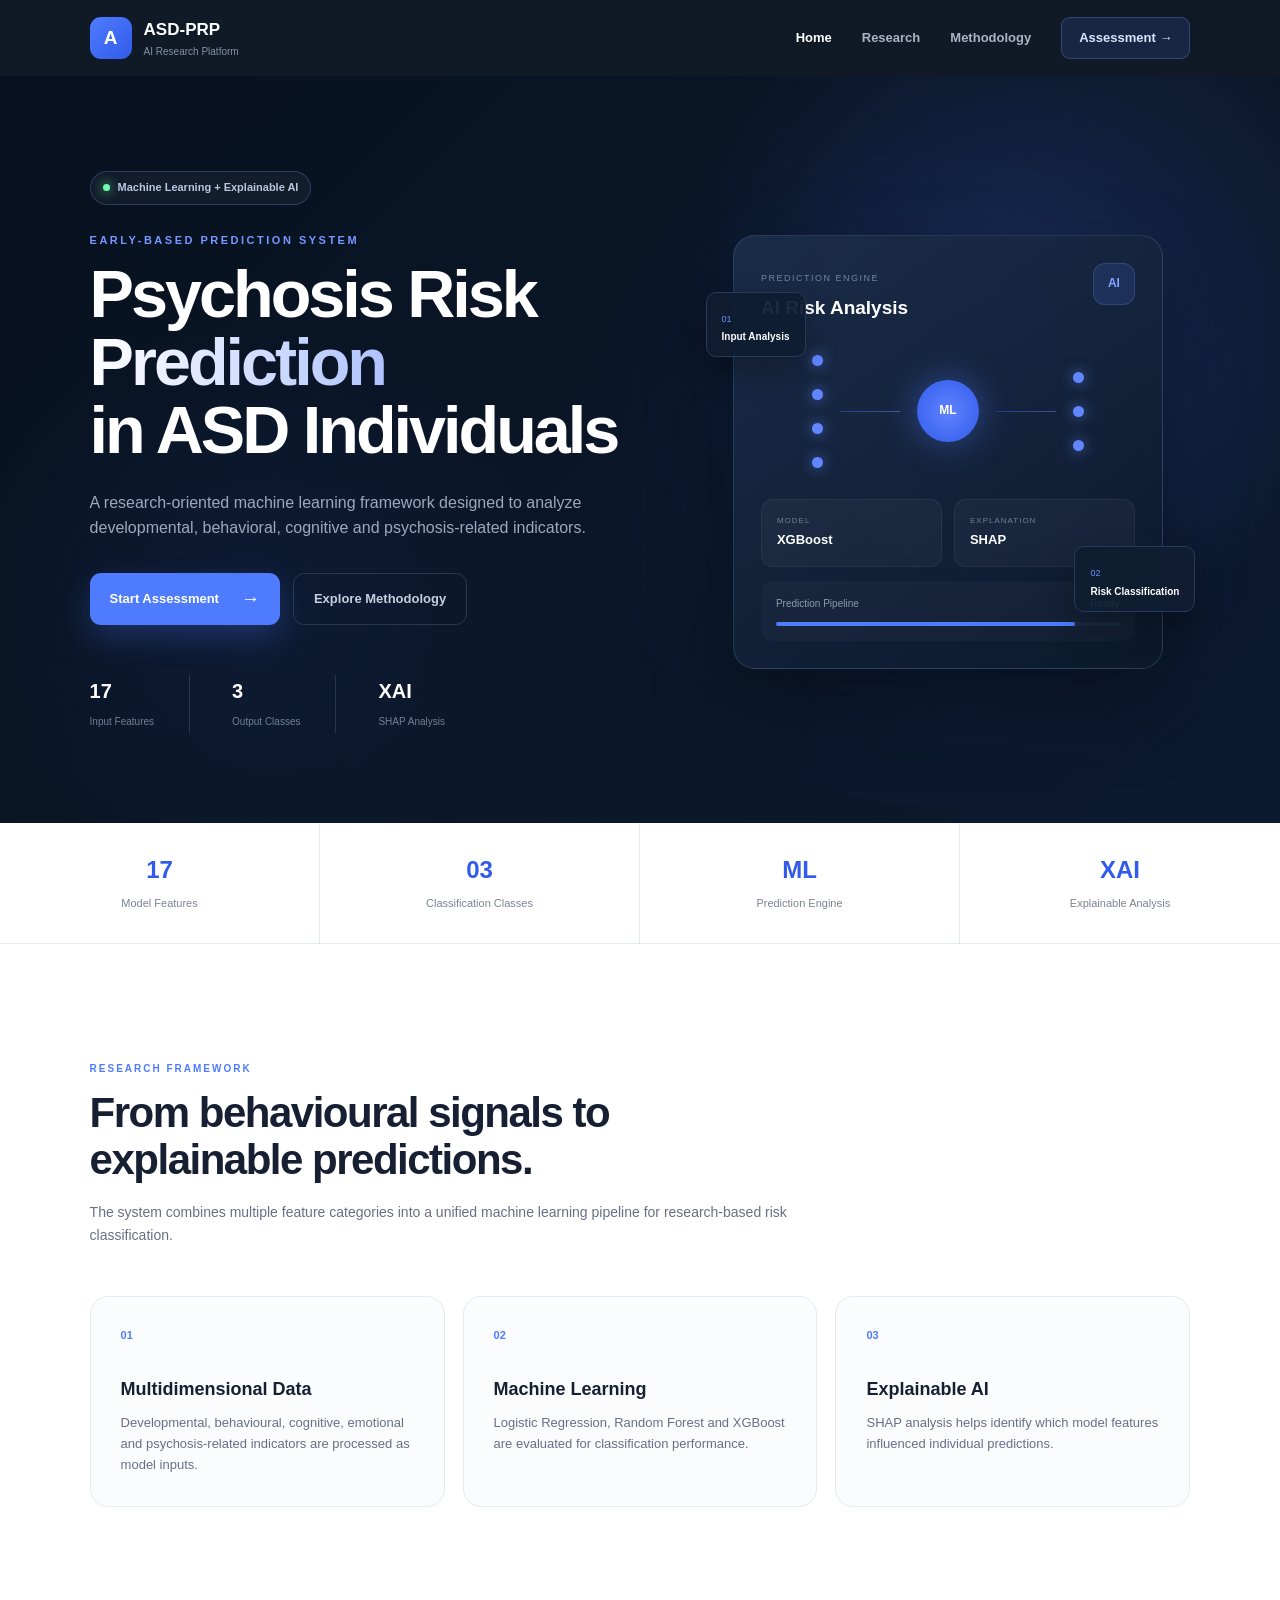
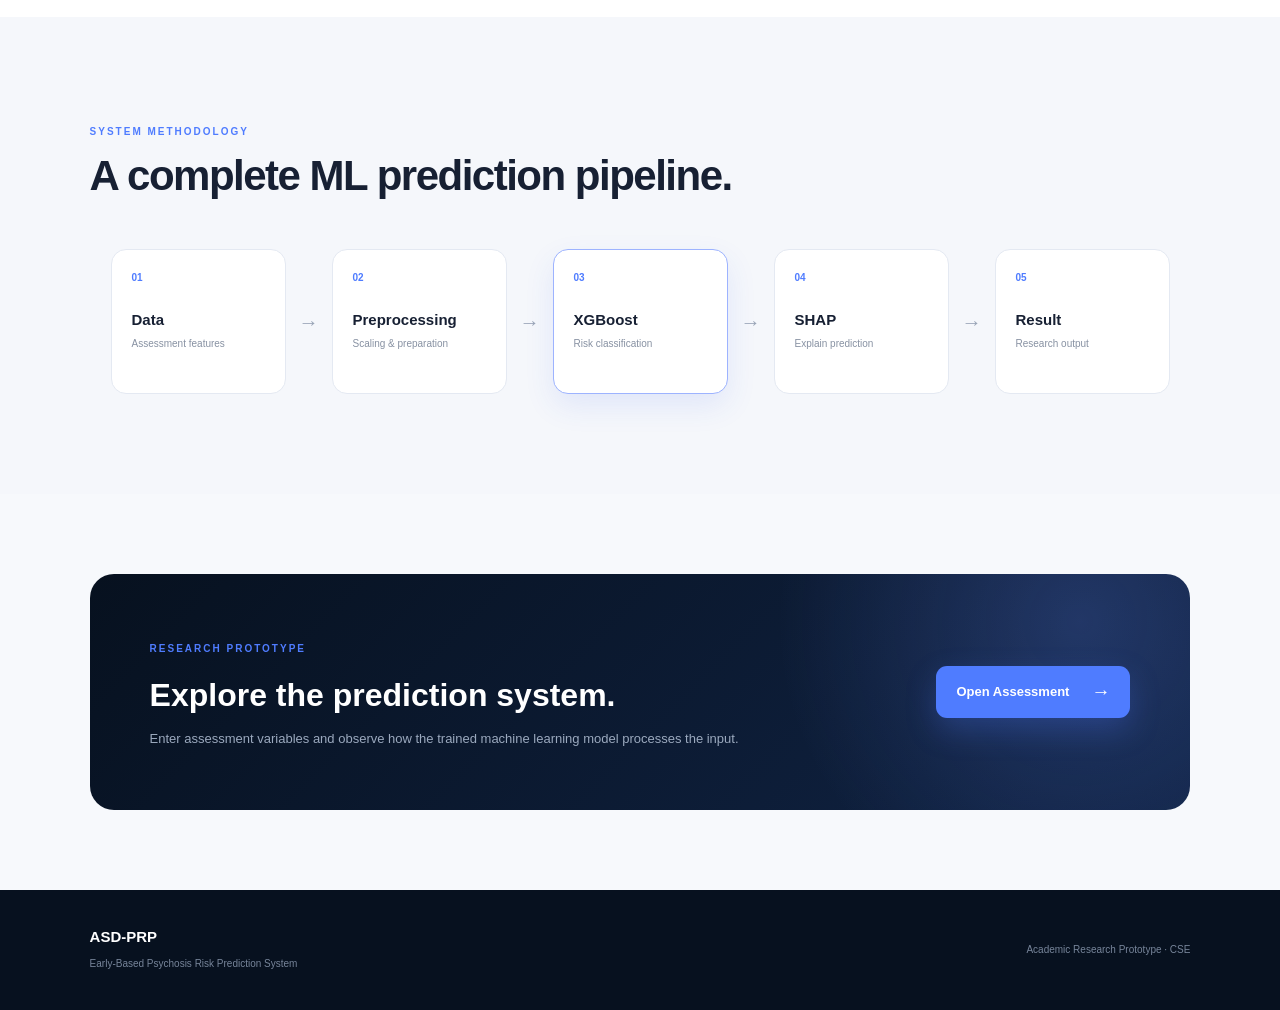
<file: frontend/index.html>
<!DOCTYPE html>
<html lang="en">

<head>

    <meta charset="UTF-8">

    <meta
        name="viewport"
        content="width=device-width, initial-scale=1.0"
    >

    <title>ASD-PRP | Psychosis Risk Prediction</title>

    <link rel="stylesheet" href="style.css">

</head>


<body>


<!-- ================= NAVBAR ================= -->

<header class="navbar">

    <div class="brand">

        <div class="brand-mark">
            A
        </div>

        <div class="brand-text">

            <strong>ASD-PRP</strong>

            <span>
                AI Research Platform
            </span>

        </div>

    </div>


    <nav>

        <a href="#home" class="active">
            Home
        </a>

        <a href="#research">

            
            Research
        </a>

        <a href="#methodology">
            Methodology
        </a>

        <a href="assessment.html" class="nav-button">
            Assessment →
        </a>

    </nav>

</header>



<!-- ================= HERO ================= -->

<main id="home">

<section class="hero">

    <div class="hero-grid">


        <!-- LEFT -->

        <div class="hero-content">

            <div class="status-pill">

                <span class="status-dot"></span>

                Machine Learning + Explainable AI

            </div>


            <div class="hero-label">
                EARLY-BASED PREDICTION SYSTEM
            </div>


            <h1>

                Psychosis Risk
                <span>Prediction</span>
                in ASD Individuals

            </h1>


            <p class="hero-description">

                A research-oriented machine learning framework
                designed to analyze developmental, behavioral,
                cognitive and psychosis-related indicators.

            </p>


            <div class="hero-actions">

                <a
                    href="assessment.html"
                    class="primary-button"
                >

                    Start Assessment

                    <span>→</span>

                </a>


                <a
                    href="#methodology"
                    class="secondary-button"
                >

                    Explore Methodology

                </a>

            </div>


            <div class="hero-meta">

                <div>
                    <strong>17</strong>
                    <span>Input Features</span>
                </div>

                <div>
                    <strong>3</strong>
                    <span>Output Classes</span>
                </div>

                <div>
                    <strong>XAI</strong>
                    <span>SHAP Analysis</span>
                </div>

            </div>

        </div>



        <!-- RIGHT AI VISUAL -->

        <div class="model-visual">

            <div class="glow"></div>


            <div class="model-card">

                <div class="card-top">

                    <div>

                        <span class="mini-label">
                            PREDICTION ENGINE
                        </span>

                        <h3>
                            AI Risk Analysis
                        </h3>

                    </div>

                    <div class="ai-icon">
                        AI
                    </div>

                </div>


                <div class="neural-network">

                    <div class="node-column">

                        <span></span>
                        <span></span>
                        <span></span>
                        <span></span>

                    </div>


                    <div class="connection-line"></div>


                    <div class="center-node">

                        ML

                    </div>


                    <div class="connection-line"></div>


                    <div class="node-column right">

                        <span></span>
                        <span></span>
                        <span></span>

                    </div>

                </div>


                <div class="analysis-row">

                    <div>

                        <span>MODEL</span>
                        <strong>XGBoost</strong>

                    </div>

                    <div>

                        <span>EXPLANATION</span>
                        <strong>SHAP</strong>

                    </div>

                </div>


                <div class="prediction-bar">

                    <div>

                        <span>Prediction Pipeline</span>

                        <strong>Ready</strong>

                    </div>

                    <div class="bar">

                        <div></div>

                    </div>

                </div>

            </div>


            <div class="floating-card floating-one">

                <span>01</span>

                <strong>Input Analysis</strong>

            </div>


            <div class="floating-card floating-two">

                <span>02</span>

                <strong>Risk Classification</strong>

            </div>


        </div>

    </div>

</section>



<!-- ================= TRUST STRIP ================= -->

<section class="stats">

    <div class="stat">

        <strong>17</strong>

        <span>Model Features</span>

    </div>


    <div class="stat">

        <strong>03</strong>

        <span>Classification Classes</span>

    </div>


    <div class="stat">

        <strong>ML</strong>

        <span>Prediction Engine</span>

    </div>


    <div class="stat">

        <strong>XAI</strong>

        <span>Explainable Analysis</span>

    </div>

</section>



<!-- ================= RESEARCH ================= -->

<section
    class="section"
    id="research"
>

    <div class="section-intro">

        <span class="section-tag">
            RESEARCH FRAMEWORK
        </span>

        <h2>
            From behavioural signals
            to explainable predictions.
        </h2>

        <p>

            The system combines multiple feature categories
            into a unified machine learning pipeline for
            research-based risk classification.

        </p>

    </div>


    <div class="feature-grid">


        <article class="feature-card">

            <div class="feature-number">
                01
            </div>

            <h3>
                Multidimensional Data
            </h3>

            <p>

                Developmental, behavioural, cognitive,
                emotional and psychosis-related indicators
                are processed as model inputs.

            </p>

        </article>


        <article class="feature-card">

            <div class="feature-number">
                02
            </div>

            <h3>
                Machine Learning
            </h3>

            <p>

                Logistic Regression, Random Forest and
                XGBoost are evaluated for classification
                performance.

            </p>

        </article>


        <article class="feature-card">

            <div class="feature-number">
                03
            </div>

            <h3>
                Explainable AI
            </h3>

            <p>

                SHAP analysis helps identify which model
                features influenced individual predictions.

            </p>

        </article>

    </div>

</section>



<!-- ================= METHODOLOGY ================= -->

<section
    class="method-section"
    id="methodology"
>

    <div class="section-intro">

        <span class="section-tag">
            SYSTEM METHODOLOGY
        </span>

        <h2>
            A complete ML prediction pipeline.
        </h2>

    </div>


    <div class="pipeline">


        <div class="pipeline-item">

            <div class="pipeline-number">
                01
            </div>

            <h3>
                Data
            </h3>

            <p>
                Assessment features
            </p>

        </div>


        <div class="pipeline-arrow">
            →
        </div>


        <div class="pipeline-item">

            <div class="pipeline-number">
                02
            </div>

            <h3>
                Preprocessing
            </h3>

            <p>
                Scaling & preparation
            </p>

        </div>


        <div class="pipeline-arrow">
            →
        </div>


        <div class="pipeline-item active-pipeline">

            <div class="pipeline-number">
                03
            </div>

            <h3>
                XGBoost
            </h3>

            <p>
                Risk classification
            </p>

        </div>


        <div class="pipeline-arrow">
            →
        </div>


        <div class="pipeline-item">

            <div class="pipeline-number">
                04
            </div>

            <h3>
                SHAP
            </h3>

            <p>
                Explain prediction
            </p>

        </div>


        <div class="pipeline-arrow">
            →
        </div>


        <div class="pipeline-item">

            <div class="pipeline-number">
                05
            </div>

            <h3>
                Result
            </h3>

            <p>
                Research output
            </p>

        </div>

    </div>

</section>



<!-- ================= CTA ================= -->

<section class="cta">

    <div>

        <span class="section-tag">
            RESEARCH PROTOTYPE
        </span>

        <h2>
            Explore the prediction system.
        </h2>

        <p>

            Enter assessment variables and observe
            how the trained machine learning model
            processes the input.

        </p>

    </div>


    <a
        href="assessment.html"
        class="primary-button"
    >

        Open Assessment

        <span>→</span>

    </a>

</section>


</main>



<!-- ================= FOOTER ================= -->

<footer>

    <div>

        <strong>
            ASD-PRP
        </strong>

        <span>
            Early-Based Psychosis Risk Prediction System
        </span>

    </div>


    <p>
        Academic Research Prototype · CSE
    </p>

</footer>


</body>

</html>
</file>
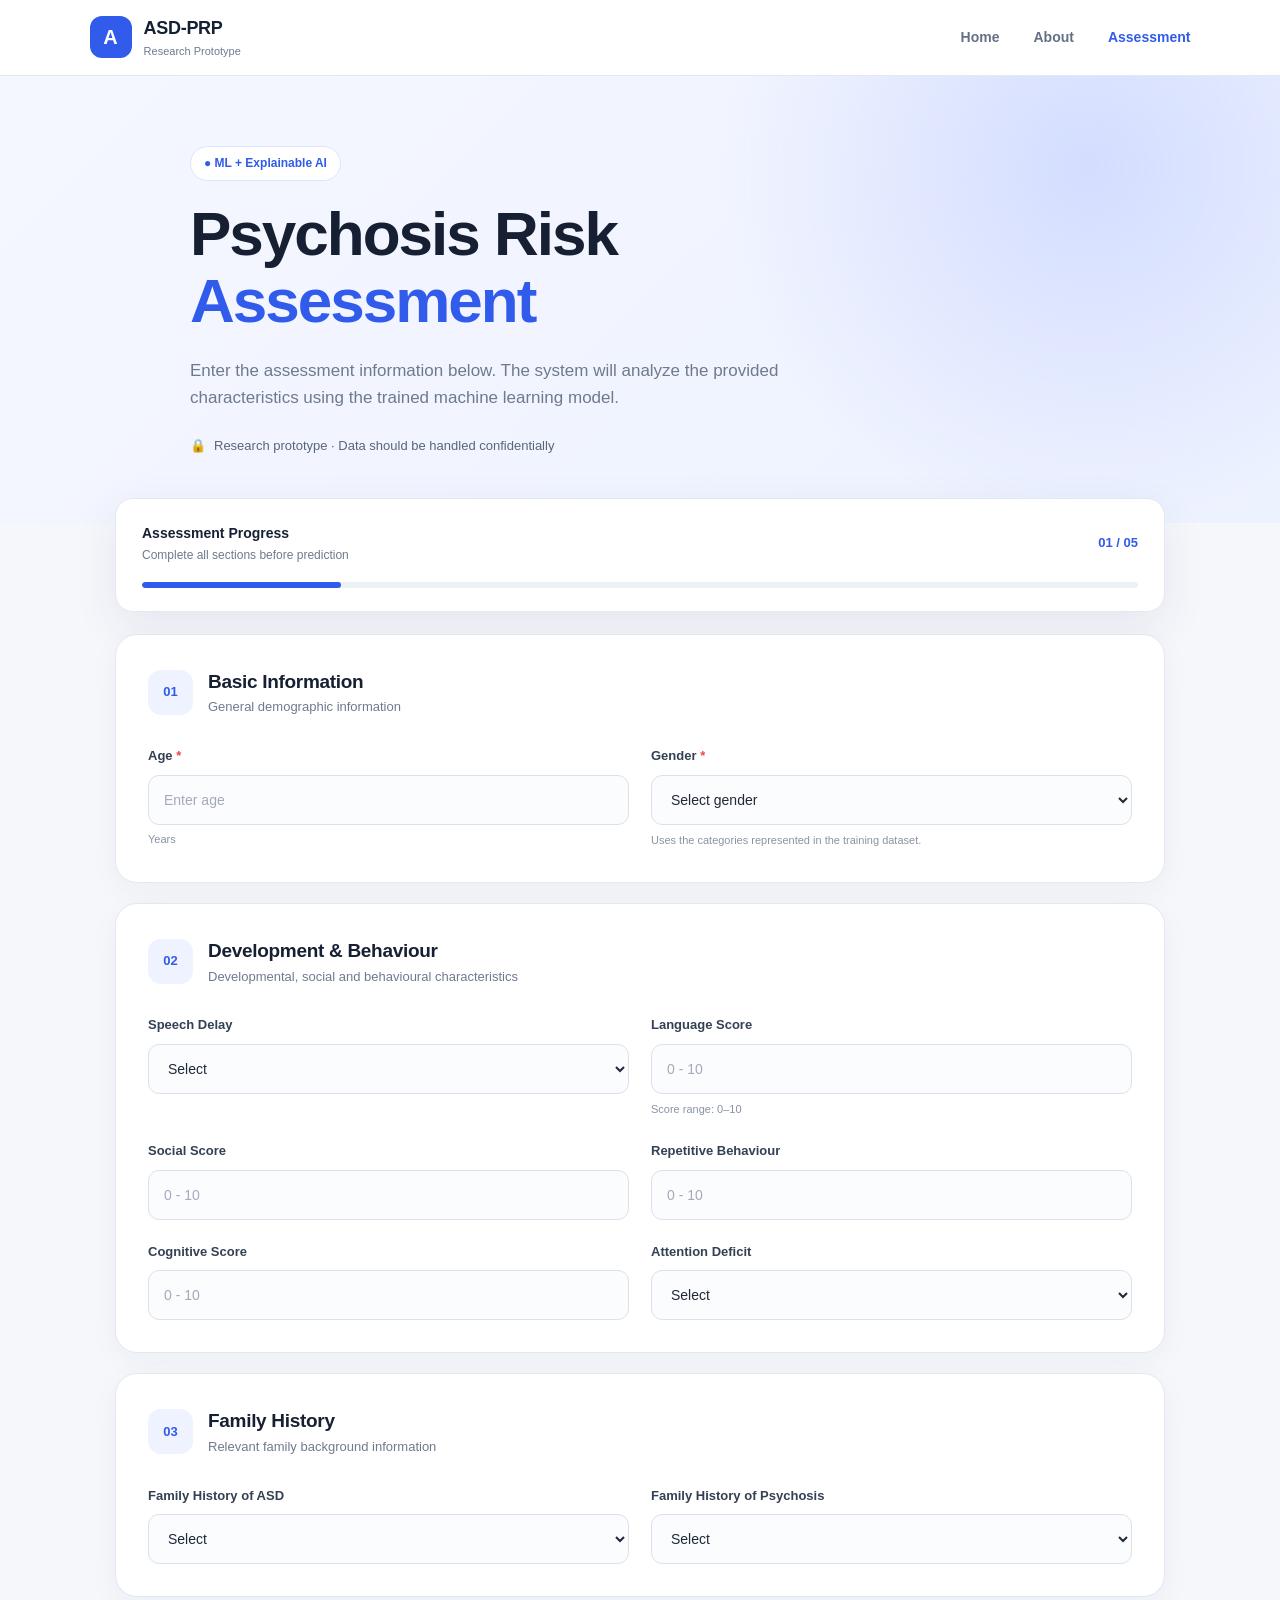
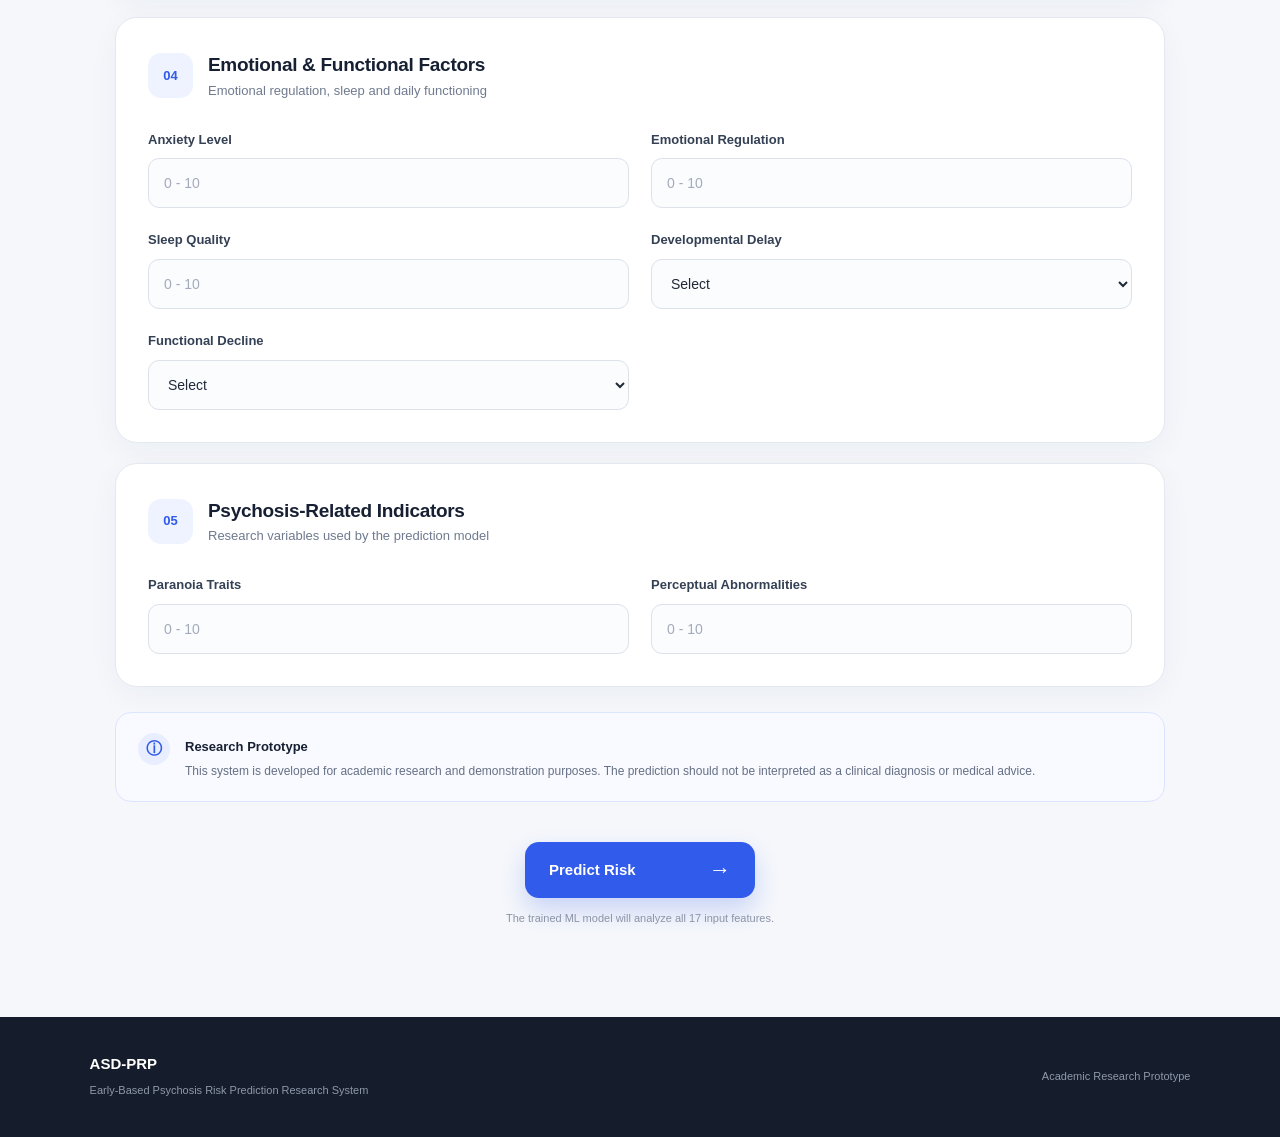
<file: frontend/assessment.html>
<!DOCTYPE html>
<html lang="en">
<head>
    <meta charset="UTF-8">
    <meta name="viewport" content="width=device-width, initial-scale=1.0">

    <title>Assessment | ASD-PRP</title>

    <link rel="stylesheet" href="leena.css">
</head>

<body>

<!-- NAVBAR -->
<header class="navbar">

    <div class="brand">
        <div class="brand-mark">A</div>

        <div>
            <h2>ASD-PRP</h2>
            <span>Research Prototype</span>
        </div>
    </div>

    <nav>
        <a href="index.html">Home</a>
        <a href="index.html#about">About</a>
        <a href="assessment.html" class="active">Assessment</a>
    </nav>

</header>


<!-- PAGE HEADER -->
<section class="assessment-hero">

    <div class="hero-content">

        <div class="eyebrow">
            ● ML + Explainable AI
        </div>

        <h1>
            Psychosis Risk
            <span>Assessment</span>
        </h1>

        <p>
            Enter the assessment information below. The system will analyze
            the provided characteristics using the trained machine learning model.
        </p>

        <div class="hero-note">
            <span>🔒</span>
            Research prototype · Data should be handled confidentially
        </div>

    </div>

</section>


<!-- MAIN CONTENT -->
<main class="assessment-container">

    <!-- PROGRESS -->
    <div class="progress-card">

        <div class="progress-top">
            <div>
                <strong>Assessment Progress</strong>
                <span>Complete all sections before prediction</span>
            </div>

            <div class="progress-number">
                01 / 05
            </div>
        </div>

        <div class="progress-bar">
            <div class="progress-fill"></div>
        </div>

    </div>


    <form id="assessmentForm">


        <!-- SECTION 1 -->
        <section class="form-section">

            <div class="section-heading">

                <div class="section-icon">01</div>

                <div>
                    <h2>Basic Information</h2>
                    <p>General demographic information</p>
                </div>

            </div>


            <div class="form-grid">

                <div class="form-group">

                    <label for="age">
                        Age
                        <span>*</span>
                    </label>

                    <div class="input-wrap">
                        <input
                            type="number"
                            id="age"
                            min="5"
                            max="24"
                            placeholder="Enter age"
                            required
                        >
                        <small>Years</small>
                    </div>

                </div>


                <div class="form-group">

                    <label for="gender">
                        Gender
                        <span>*</span>
                    </label>

                    <select id="gender" required>
                        <option value="">Select gender</option>
                        <option value="0">Male</option>
                        <option value="1">Female</option>
                    </select>

                    <small class="field-note">
                        Uses the categories represented in the training dataset.
                    </small>

                </div>

            </div>

        </section>



        <!-- SECTION 2 -->
        <section class="form-section">

            <div class="section-heading">

                <div class="section-icon">02</div>

                <div>
                    <h2>Development & Behaviour</h2>
                    <p>Developmental, social and behavioural characteristics</p>
                </div>

            </div>


            <div class="form-grid">

                <div class="form-group">
                    <label for="speech_delay">Speech Delay</label>

                    <select id="speech_delay" required>
                        <option value="">Select</option>
                        <option value="0">No</option>
                        <option value="1">Yes</option>
                    </select>
                </div>


                <div class="form-group">
                    <label for="language_score">Language Score</label>

                    <input
                        type="number"
                        id="language_score"
                        min="0"
                        max="10"
                        placeholder="0 - 10"
                        required
                    >

                    <small>Score range: 0–10</small>
                </div>


                <div class="form-group">
                    <label for="social_score">Social Score</label>

                    <input
                        type="number"
                        id="social_score"
                        min="0"
                        max="10"
                        placeholder="0 - 10"
                        required
                    >
                </div>


                <div class="form-group">
                    <label for="repetitive_behavior">Repetitive Behaviour</label>

                    <input
                        type="number"
                        id="repetitive_behavior"
                        min="0"
                        max="10"
                        placeholder="0 - 10"
                        required
                    >
                </div>


                <div class="form-group">
                    <label for="cognitive_score">Cognitive Score</label>

                    <input
                        type="number"
                        id="cognitive_score"
                        min="0"
                        max="10"
                        placeholder="0 - 10"
                        required
                    >
                </div>


                <div class="form-group">
                    <label for="attention_deficit">Attention Deficit</label>

                    <select id="attention_deficit" required>
                        <option value="">Select</option>
                        <option value="0">No</option>
                        <option value="1">Yes</option>
                    </select>
                </div>

            </div>

        </section>



        <!-- SECTION 3 -->
        <section class="form-section">

            <div class="section-heading">

                <div class="section-icon">03</div>

                <div>
                    <h2>Family History</h2>
                    <p>Relevant family background information</p>
                </div>

            </div>


            <div class="form-grid">

                <div class="form-group">

                    <label for="family_history_asd">
                        Family History of ASD
                    </label>

                    <select id="family_history_asd" required>
                        <option value="">Select</option>
                        <option value="0">No</option>
                        <option value="1">Yes</option>
                    </select>

                </div>


                <div class="form-group">

                    <label for="family_history_psychosis">
                        Family History of Psychosis
                    </label>

                    <select id="family_history_psychosis" required>
                        <option value="">Select</option>
                        <option value="0">No</option>
                        <option value="1">Yes</option>
                    </select>

                </div>

            </div>

        </section>



        <!-- SECTION 4 -->
        <section class="form-section">

            <div class="section-heading">

                <div class="section-icon">04</div>

                <div>
                    <h2>Emotional & Functional Factors</h2>
                    <p>Emotional regulation, sleep and daily functioning</p>
                </div>

            </div>


            <div class="form-grid">

                <div class="form-group">
                    <label for="anxiety_level">Anxiety Level</label>

                    <input
                        type="number"
                        id="anxiety_level"
                        min="0"
                        max="10"
                        placeholder="0 - 10"
                        required
                    >
                </div>


                <div class="form-group">
                    <label for="emotional_regulation">
                        Emotional Regulation
                    </label>

                    <input
                        type="number"
                        id="emotional_regulation"
                        min="0"
                        max="10"
                        placeholder="0 - 10"
                        required
                    >
                </div>


                <div class="form-group">
                    <label for="sleep_quality">Sleep Quality</label>

                    <input
                        type="number"
                        id="sleep_quality"
                        min="0"
                        max="10"
                        placeholder="0 - 10"
                        required
                    >
                </div>


                <div class="form-group">
                    <label for="developmental_delay">
                        Developmental Delay
                    </label>

                    <select id="developmental_delay" required>
                        <option value="">Select</option>
                        <option value="0">No</option>
                        <option value="1">Yes</option>
                    </select>
                </div>


                <div class="form-group">
                    <label for="functional_decline">
                        Functional Decline
                    </label>

                    <select id="functional_decline" required>
                        <option value="">Select</option>
                        <option value="0">No</option>
                        <option value="1">Yes</option>
                    </select>
                </div>

            </div>

        </section>



        <!-- SECTION 5 -->
        <section class="form-section">

            <div class="section-heading">

                <div class="section-icon">05</div>

                <div>
                    <h2>Psychosis-Related Indicators</h2>
                    <p>Research variables used by the prediction model</p>
                </div>

            </div>


            <div class="form-grid">

                <div class="form-group">

                    <label for="paranoia_traits">
                        Paranoia Traits
                    </label>

                    <input
                        type="number"
                        id="paranoia_traits"
                        min="0"
                        max="10"
                        placeholder="0 - 10"
                        required
                    >

                </div>


                <div class="form-group">

                    <label for="perceptual_abnormalities">
                        Perceptual Abnormalities
                    </label>

                    <input
                        type="number"
                        id="perceptual_abnormalities"
                        min="0"
                        max="10"
                        placeholder="0 - 10"
                        required
                    >

                </div>

            </div>

        </section>



        <!-- DISCLAIMER -->
        <div class="research-disclaimer">

            <div class="disclaimer-icon">ⓘ</div>

            <div>
                <strong>Research Prototype</strong>

                <p>
                    This system is developed for academic research and
                    demonstration purposes. The prediction should not be
                    interpreted as a clinical diagnosis or medical advice.
                </p>
            </div>

        </div>



        <!-- ACTION -->
        <div class="submit-area">

            <button type="submit" class="predict-btn">

                <span>Predict Risk</span>

                <span class="arrow">→</span>

            </button>

            <p>
                The trained ML model will analyze all 17 input features.
            </p>

        </div>



        <!-- RESULT -->
        <div
            id="resultBox"
            class="result-box"
            style="display:none;"
        ></div>


    </form>

</main>


<footer>

    <div>
        <strong>ASD-PRP</strong>
        <span>Early-Based Psychosis Risk Prediction Research System</span>
    </div>

    <p>Academic Research Prototype</p>

</footer>


<script src="script.js"></script>

</body>
</html>
</file>
<file: frontend/style.css>
* {
    margin: 0;
    padding: 0;
    box-sizing: border-box;
}

:root {

    --navy: #07111f;
    --navy-2: #0b1729;

    --blue: #4f7cff;
    --blue-light: #7f9cff;

    --text: #172033;
    --muted: #667085;

    --white: #ffffff;

    --border: #e4e9f2;

    --bg: #f7f9fc;

}


html {
    scroll-behavior: smooth;
}


body {

    font-family:
        Inter,
        -apple-system,
        BlinkMacSystemFont,
        "Segoe UI",
        sans-serif;

    color: var(--text);

    background: var(--bg);

    line-height: 1.6;

}


/* ================= NAVBAR ================= */

.navbar {

    height: 76px;

    padding: 0 7%;

    background: rgba(7, 17, 31, 0.96);

    display: flex;

    align-items: center;

    justify-content: space-between;

    position: sticky;

    top: 0;

    z-index: 100;

    backdrop-filter: blur(18px);

}


.brand {

    display: flex;

    align-items: center;

    gap: 12px;

}


.brand-mark {

    width: 42px;

    height: 42px;

    display: flex;

    align-items: center;

    justify-content: center;

    border-radius: 11px;

    background:
        linear-gradient(
            135deg,
            #4f7cff,
            #315bea
        );

    color: white;

    font-weight: 900;

    font-size: 19px;

}


.brand-text strong {

    display: block;

    color: white;

    font-size: 17px;

}


.brand-text span {

    display: block;

    color: #8491a7;

    font-size: 10px;

}


.navbar nav {

    display: flex;

    align-items: center;

    gap: 30px;

}


.navbar nav a {

    color: #aab4c5;

    text-decoration: none;

    font-size: 13px;

    font-weight: 600;

    transition: .2s;

}


.navbar nav a:hover {

    color: white;

}


.navbar nav a.active {

    color: white;

}


.nav-button {

    padding: 10px 17px;

    border-radius: 9px;

    background: rgba(79, 124, 255, .13);

    border: 1px solid rgba(127, 156, 255, .28);

    color: #dce5ff !important;

}


/* ================= HERO ================= */

.hero {

    min-height: 680px;

    background:

        radial-gradient(
            circle at 80% 30%,
            rgba(79, 124, 255, .17),
            transparent 30%
        ),

        radial-gradient(
            circle at 20% 70%,
            rgba(55, 102, 220, .08),
            transparent 25%
        ),

        linear-gradient(
            135deg,
            #07111f,
            #0b1729 60%,
            #0c1a30
        );

    color: white;

    padding: 95px 7% 90px;

    overflow: hidden;

}


.hero-grid {

    max-width: 1250px;

    margin: auto;

    display: grid;

    grid-template-columns:
        1.05fr
        .95fr;

    gap: 80px;

    align-items: center;

}


.status-pill {

    display: inline-flex;

    align-items: center;

    gap: 8px;

    padding: 7px 12px;

    border: 1px solid rgba(127, 156, 255, .25);

    background: rgba(255,255,255,.045);

    border-radius: 30px;

    color: #b9c7e4;

    font-size: 11px;

    font-weight: 700;

}


.status-dot {

    width: 7px;

    height: 7px;

    border-radius: 50%;

    background: #6dffae;

    box-shadow:
        0 0 12px #6dffae;

}


.hero-label {

    margin-top: 27px;

    color: #7897ff;

    font-size: 11px;

    letter-spacing: 2.5px;

    font-weight: 800;

}


.hero h1 {

    margin-top: 12px;

    max-width: 720px;

    font-size:
        clamp(42px, 5.2vw, 70px);

    line-height: 1.02;

    letter-spacing: -3px;

}


.hero h1 span {

    display: block;

    background:
        linear-gradient(
            90deg,
            #ffffff,
            #6e91ff
        );

    -webkit-background-clip: text;

    color: transparent;

}


.hero-description {

    max-width: 650px;

    margin-top: 25px;

    color: #9ba9be;

    font-size: 16px;

}


.hero-actions {

    display: flex;

    gap: 13px;

    margin-top: 32px;

    flex-wrap: wrap;

}


.primary-button {

    display: inline-flex;

    align-items: center;

    justify-content: center;

    gap: 22px;

    min-width: 190px;

    height: 52px;

    padding: 0 20px;

    border-radius: 11px;

    text-decoration: none;

    background: var(--blue);

    color: white;

    font-size: 13px;

    font-weight: 750;

    box-shadow:
        0 12px 30px
        rgba(79,124,255,.25);

    transition: .25s;

}


.primary-button:hover {

    transform: translateY(-2px);

    background: #638aff;

}


.primary-button span {

    font-size: 19px;

}


.secondary-button {

    height: 52px;

    padding: 0 20px;

    display: inline-flex;

    align-items: center;

    justify-content: center;

    border-radius: 11px;

    border: 1px solid #293950;

    color: #c5cfdf;

    text-decoration: none;

    font-size: 13px;

    font-weight: 650;

}


.hero-meta {

    display: flex;

    gap: 42px;

    margin-top: 50px;

}


.hero-meta div {

    padding-right: 35px;

    border-right: 1px solid #26364c;

}


.hero-meta div:last-child {

    border: none;

}


.hero-meta strong {

    display: block;

    color: white;

    font-size: 20px;

}


.hero-meta span {

    color: #718096;

    font-size: 10px;

}


/* ================= AI VISUAL ================= */

.model-visual {

    min-height: 450px;

    position: relative;

    display: flex;

    align-items: center;

    justify-content: center;

}


.glow {

    position: absolute;

    width: 360px;

    height: 360px;

    border-radius: 50%;

    background: #315bea;

    filter: blur(110px);

    opacity: .18;

}


.model-card {

    width: min(430px, 100%);

    padding: 27px;

    position: relative;

    z-index: 2;

    border-radius: 22px;

    border: 1px solid rgba(142,166,220,.2);

    background:
        linear-gradient(
            145deg,
            rgba(28,45,73,.94),
            rgba(12,25,44,.95)
        );

    box-shadow:
        0 35px 80px
        rgba(0,0,0,.35);

}


.card-top {

    display: flex;

    justify-content: space-between;

}


.mini-label {

    color: #7185a5;

    font-size: 9px;

    letter-spacing: 1.5px;

}


.card-top h3 {

    margin-top: 5px;

    font-size: 19px;

}


.ai-icon {

    width: 42px;

    height: 42px;

    border-radius: 12px;

    display: flex;

    align-items: center;

    justify-content: center;

    background: rgba(79,124,255,.15);

    border: 1px solid rgba(127,156,255,.2);

    color: #89a5ff;

    font-size: 12px;

    font-weight: 800;

}


/* Neural network */

.neural-network {

    height: 175px;

    display: flex;

    align-items: center;

    justify-content: center;

    gap: 17px;

}


.node-column {

    display: flex;

    flex-direction: column;

    gap: 23px;

}


.node-column span {

    width: 11px;

    height: 11px;

    border-radius: 50%;

    background: #6186ff;

    box-shadow:
        0 0 14px
        rgba(97,134,255,.7);

}


.connection-line {

    width: 60px;

    height: 1px;

    background:
        linear-gradient(
            90deg,
            #315bea,
            #718eff
        );

    opacity: .45;

}


.center-node {

    width: 62px;

    height: 62px;

    display: flex;

    align-items: center;

    justify-content: center;

    border-radius: 50%;

    background:
        radial-gradient(
            circle,
            #5f82ff,
            #315bea
        );

    box-shadow:
        0 0 35px
        rgba(79,124,255,.45);

    font-size: 12px;

    font-weight: 900;

}


.analysis-row {

    display: grid;

    grid-template-columns: 1fr 1fr;

    gap: 12px;

}


.analysis-row div {

    padding: 15px;

    border-radius: 12px;

    background: rgba(255,255,255,.035);

    border: 1px solid rgba(255,255,255,.06);

}


.analysis-row span {

    display: block;

    color: #6f809d;

    font-size: 8px;

    letter-spacing: 1px;

}


.analysis-row strong {

    display: block;

    margin-top: 3px;

    font-size: 13px;

}


.prediction-bar {

    margin-top: 14px;

    padding: 15px;

    border-radius: 12px;

    background: rgba(255,255,255,.025);

}


.prediction-bar > div:first-child {

    display: flex;

    justify-content: space-between;

    color: #8d9bb0;

    font-size: 10px;

}


.prediction-bar strong {

    color: #6dffae;

}


.bar {

    height: 4px;

    margin-top: 10px;

    background: #1a2b43;

    border-radius: 20px;

}


.bar div {

    width: 87%;

    height: 100%;

    border-radius: inherit;

    background: #4f7cff;

}


.floating-card {

    position: absolute;

    z-index: 4;

    padding: 11px 15px;

    border-radius: 10px;

    background: rgba(15,29,49,.94);

    border: 1px solid #263b5b;

    box-shadow: 0 15px 30px rgba(0,0,0,.25);

}


.floating-card span {

    color: #6f8fff;

    font-size: 9px;

}


.floating-card strong {

    display: block;

    font-size: 10px;

}


.floating-one {

    top: 65px;

    left: 0;

}


.floating-two {

    right: -5px;

    bottom: 65px;

}


/* ================= STATS ================= */

.stats {

    background: white;

    border-bottom: 1px solid var(--border);

    display: grid;

    grid-template-columns: repeat(4, 1fr);

}


.stat {

    padding: 28px;

    text-align: center;

    border-right: 1px solid var(--border);

}


.stat:last-child {

    border: none;

}


.stat strong {

    display: block;

    color: #315bea;

    font-size: 24px;

}


.stat span {

    color: #7a8495;

    font-size: 11px;

}


/* ================= SECTIONS ================= */

.section {

    padding: 110px 7%;

    background: white;

}


.section-intro {

    max-width: 700px;

    margin-bottom: 50px;

}


.section-tag {

    color: #4f7cff;

    font-size: 10px;

    letter-spacing: 2px;

    font-weight: 800;

}


.section-intro h2 {

    margin-top: 10px;

    font-size: 42px;

    line-height: 1.12;

    letter-spacing: -1.5px;

}


.section-intro p {

    margin-top: 18px;

    color: var(--muted);

    font-size: 14px;

}


/* ================= FEATURES ================= */

.feature-grid {

    max-width: 1250px;

    margin: auto;

    display: grid;

    grid-template-columns: repeat(3, 1fr);

    gap: 18px;

}


.feature-card {

    padding: 30px;

    border: 1px solid var(--border);

    border-radius: 18px;

    background: #fbfcfe;

    transition: .25s;

}


.feature-card:hover {

    transform: translateY(-5px);

    border-color: #cbd7f7;

    box-shadow:
        0 18px 40px
        rgba(35,58,110,.08);

}


.feature-number {

    color: #4f7cff;

    font-size: 11px;

    font-weight: 800;

}


.feature-card h3 {

    margin-top: 30px;

    font-size: 18px;

}


.feature-card p {

    margin-top: 10px;

    color: var(--muted);

    font-size: 13px;

}


/* ================= METHODOLOGY ================= */

.method-section {

    padding: 100px 7%;

    background: #f5f7fb;

}


.pipeline {

    max-width: 1250px;

    margin: auto;

    display: flex;

    align-items: center;

    justify-content: center;

    gap: 13px;

    flex-wrap: wrap;

}


.pipeline-item {

    width: 175px;

    min-height: 145px;

    padding: 20px;

    border-radius: 15px;

    background: white;

    border: 1px solid var(--border);

}


.pipeline-item.active-pipeline {

    border-color: #9db3ff;

    box-shadow:
        0 12px 30px
        rgba(49,91,234,.10);

}


.pipeline-number {

    color: #4f7cff;

    font-size: 10px;

    font-weight: 800;

}


.pipeline-item h3 {

    margin-top: 22px;

    font-size: 15px;

}


.pipeline-item p {

    margin-top: 4px;

    color: #8791a2;

    font-size: 10px;

}


.pipeline-arrow {

    color: #9aa5b7;

    font-size: 20px;

}


/* ================= CTA ================= */

.cta {

    margin: 80px 7%;

    padding: 60px;

    border-radius: 24px;

    background:
        radial-gradient(
            circle at 90% 20%,
            rgba(105,140,255,.22),
            transparent 30%
        ),

        linear-gradient(
            135deg,
            #07111f,
            #102344
        );

    color: white;

    display: flex;

    justify-content: space-between;

    align-items: center;

    gap: 30px;

}


.cta h2 {

    margin-top: 10px;

    font-size: 32px;

}


.cta p {

    margin-top: 8px;

    color: #9ba9be;

    max-width: 600px;

    font-size: 13px;

}


/* ================= FOOTER ================= */

footer {

    padding: 35px 7%;

    background: #07111f;

    color: white;

    display: flex;

    justify-content: space-between;

    align-items: center;

}


footer strong {

    display: block;

    font-size: 15px;

}


footer span,
footer p {

    color: #77859a;

    font-size: 10px;

}


/* ================= MOBILE ================= */

@media(max-width: 850px) {

    .navbar nav a:not(.nav-button) {

        display: none;

    }


    .hero {

        padding: 70px 6%;

    }


    .hero-grid {

        grid-template-columns: 1fr;

        gap: 55px;

    }


    .hero h1 {

        font-size: 48px;

    }


    .model-visual {

        min-height: 390px;

    }


    .stats {

        grid-template-columns: repeat(2,1fr);

    }


    .feature-grid {

        grid-template-columns: 1fr;

    }


    .section-intro h2 {

        font-size: 34px;

    }


    .pipeline-arrow {

        display: none;

    }


    .cta {

        margin: 50px 5%;

        padding: 40px 25px;

        flex-direction: column;

        align-items: flex-start;

    }

}


@media(max-width: 550px) {

    .hero h1 {

        font-size: 40px;

        letter-spacing: -1.5px;

    }


    .hero-meta {

        gap: 18px;

    }


    .hero-meta div {

        padding-right: 15px;

    }


    .model-card {

        padding: 20px;

    }


    .floating-one {

        left: -8px;

    }


    .floating-two {

        right: -8px;

    }


    .stats {

        grid-template-columns: 1fr 1fr;

    }


    .stat {

        padding: 20px 8px;

    }


    footer {

        flex-direction: column;

        align-items: flex-start;

        gap: 15px;

    }

}
</file>
<file: frontend/leena.css>
* {
    margin: 0;
    padding: 0;
    box-sizing: border-box;
}

:root {
    --primary: #315bea;
    --primary-dark: #2447c7;
    --text: #172033;
    --muted: #6f7a8f;
    --border: #e4e8f0;
    --bg: #f5f7fb;
    --white: #ffffff;
    --soft-blue: #eef3ff;
    --shadow: 0 15px 45px rgba(32, 49, 90, 0.08);
}

body {
    font-family: Inter, -apple-system, BlinkMacSystemFont, "Segoe UI", sans-serif;
    background: var(--bg);
    color: var(--text);
    line-height: 1.6;
}


/* ================= NAVBAR ================= */

.navbar {
    height: 76px;
    padding: 0 7%;
    background: rgba(255, 255, 255, 0.96);
    border-bottom: 1px solid var(--border);

    display: flex;
    align-items: center;
    justify-content: space-between;

    position: sticky;
    top: 0;
    z-index: 100;

    backdrop-filter: blur(15px);
}

.brand {
    display: flex;
    align-items: center;
    gap: 12px;
}

.brand-mark {
    width: 42px;
    height: 42px;

    display: flex;
    align-items: center;
    justify-content: center;

    background: var(--primary);
    color: white;

    border-radius: 12px;
    font-weight: 800;
    font-size: 20px;
}

.brand h2 {
    font-size: 18px;
    letter-spacing: -0.3px;
}

.brand span {
    display: block;
    color: var(--muted);
    font-size: 11px;
}

.navbar nav {
    display: flex;
    gap: 34px;
}

.navbar nav a {
    text-decoration: none;
    color: #667085;
    font-size: 14px;
    font-weight: 600;

    transition: 0.25s;
}

.navbar nav a:hover,
.navbar nav a.active {
    color: var(--primary);
}


/* ================= HERO ================= */

.assessment-hero {
    background:
        radial-gradient(
            circle at 85% 20%,
            rgba(82, 117, 255, 0.18),
            transparent 32%
        ),
        linear-gradient(
            135deg,
            #f5f7ff 0%,
            #edf2ff 100%
        );

    padding: 70px 7% 65px;
}

.hero-content {
    max-width: 900px;
    margin: auto;
}

.eyebrow {
    display: inline-flex;
    align-items: center;

    padding: 7px 13px;

    background: white;
    border: 1px solid #dce4ff;
    border-radius: 30px;

    color: var(--primary);
    font-size: 12px;
    font-weight: 700;

    margin-bottom: 20px;
}

.assessment-hero h1 {
    font-size: clamp(38px, 5vw, 62px);
    line-height: 1.08;
    letter-spacing: -2px;

    max-width: 760px;
}

.assessment-hero h1 span {
    color: var(--primary);
}

.assessment-hero p {
    max-width: 680px;
    margin-top: 22px;

    color: var(--muted);
    font-size: 17px;
}

.hero-note {
    display: inline-flex;
    align-items: center;
    gap: 8px;

    margin-top: 25px;

    color: #596579;
    font-size: 13px;
}


/* ================= CONTAINER ================= */

.assessment-container {
    width: min(1050px, 90%);
    margin: -25px auto 80px;
}


/* ================= PROGRESS ================= */

.progress-card {
    background: white;
    padding: 23px 26px;

    border: 1px solid var(--border);
    border-radius: 18px;

    box-shadow: var(--shadow);

    margin-bottom: 22px;
}

.progress-top {
    display: flex;
    justify-content: space-between;
    align-items: center;
}

.progress-top strong {
    display: block;
    font-size: 14px;
}

.progress-top span {
    display: block;
    margin-top: 2px;

    color: var(--muted);
    font-size: 12px;
}

.progress-number {
    color: var(--primary);
    font-weight: 800;
    font-size: 13px;
}

.progress-bar {
    height: 6px;
    background: #edf0f5;

    border-radius: 20px;
    margin-top: 16px;
    overflow: hidden;
}

.progress-fill {
    width: 20%;
    height: 100%;
    background: var(--primary);

    border-radius: inherit;
}


/* ================= FORM SECTION ================= */

.form-section {
    background: var(--white);

    border: 1px solid var(--border);
    border-radius: 22px;

    padding: 32px;

    margin-bottom: 20px;

    box-shadow: 0 8px 30px rgba(25, 40, 80, 0.045);

    transition: 0.25s;
}

.form-section:hover {
    box-shadow: var(--shadow);
}

.section-heading {
    display: flex;
    align-items: center;
    gap: 15px;

    margin-bottom: 28px;
}

.section-icon {
    width: 45px;
    height: 45px;

    display: flex;
    align-items: center;
    justify-content: center;

    background: var(--soft-blue);
    color: var(--primary);

    border-radius: 13px;

    font-weight: 800;
    font-size: 13px;
}

.section-heading h2 {
    font-size: 19px;
    letter-spacing: -0.3px;
}

.section-heading p {
    color: var(--muted);
    font-size: 13px;
}


/* ================= GRID ================= */

.form-grid {
    display: grid;
    grid-template-columns: repeat(2, 1fr);
    gap: 22px;
}


/* ================= INPUT ================= */

.form-group {
    display: flex;
    flex-direction: column;
}

.form-group label {
    margin-bottom: 8px;

    font-size: 13px;
    font-weight: 700;
    color: #344054;
}

.form-group label span {
    color: #ef4444;
}

input,
select {
    width: 100%;
    height: 50px;

    border: 1px solid #dce1ea;
    border-radius: 11px;

    background: #fbfcfe;

    padding: 0 15px;

    color: #202938;
    font-size: 14px;

    outline: none;

    transition: 0.2s;
}

input::placeholder {
    color: #a2aabb;
}

input:hover,
select:hover {
    border-color: #b8c2d5;
}

input:focus,
select:focus {
    background: white;
    border-color: var(--primary);

    box-shadow: 0 0 0 4px rgba(49, 91, 234, 0.09);
}

.field-note,
.form-group small {
    margin-top: 7px;

    color: #8993a5;
    font-size: 11px;
}


/* ================= DISCLAIMER ================= */

.research-disclaimer {
    display: flex;
    gap: 15px;

    background: #f8faff;
    border: 1px solid #dce5ff;

    padding: 20px 22px;

    border-radius: 16px;

    margin: 25px 0;
}

.disclaimer-icon {
    width: 32px;
    height: 32px;

    flex-shrink: 0;

    display: flex;
    align-items: center;
    justify-content: center;

    background: #e8eeff;
    color: var(--primary);

    border-radius: 50%;
    font-weight: bold;
}

.research-disclaimer strong {
    font-size: 13px;
}

.research-disclaimer p {
    color: #667085;
    font-size: 12px;
    margin-top: 3px;
}


/* ================= BUTTON ================= */

.submit-area {
    text-align: center;
    padding: 15px 0 10px;
}

.predict-btn {
    border: none;
    cursor: pointer;

    min-width: 230px;
    height: 56px;

    padding: 0 24px;

    display: inline-flex;
    align-items: center;
    justify-content: space-between;
    gap: 30px;

    background: var(--primary);
    color: white;

    border-radius: 14px;

    font-size: 15px;
    font-weight: 750;

    box-shadow: 0 12px 25px rgba(49, 91, 234, 0.22);

    transition: 0.25s;
}

.predict-btn:hover {
    background: var(--primary-dark);
    transform: translateY(-2px);

    box-shadow: 0 16px 30px rgba(49, 91, 234, 0.28);
}

.predict-btn:active {
    transform: translateY(0);
}

.predict-btn:disabled {
    opacity: 0.65;
    cursor: wait;
    transform: none;
}

.arrow {
    font-size: 22px;
}

.submit-area p {
    margin-top: 12px;

    color: #8a94a6;
    font-size: 11px;
}


/* ================= RESULT ================= */

.result-box {
    margin-top: 25px;

    padding: 28px;

    background: white;

    border: 1px solid #dfe5f1;
    border-radius: 20px;

    box-shadow: var(--shadow);

    animation: resultAppear 0.4s ease;
}

.result-box h2 {
    margin-bottom: 15px;
    color: var(--primary);
}

.result-box h3 {
    margin-top: 20px;
    font-size: 15px;
}

.result-box p {
    color: #5d687a;
    margin-top: 7px;
}

@keyframes resultAppear {

    from {
        opacity: 0;
        transform: translateY(10px);
    }

    to {
        opacity: 1;
        transform: translateY(0);
    }

}


/* ================= FOOTER ================= */

footer {
    padding: 35px 7%;

    background: #151c2c;
    color: white;

    display: flex;
    justify-content: space-between;
    align-items: center;
}

footer strong {
    display: block;
    font-size: 15px;
}

footer span,
footer p {
    color: #8f99ab;
    font-size: 11px;
}

footer p {
    margin: 0;
}


/* ================= MOBILE ================= */

@media (max-width: 700px) {

    .navbar {
        padding: 0 5%;
    }

    .navbar nav {
        display: none;
    }

    .assessment-hero {
        padding: 50px 6%;
    }

    .assessment-hero h1 {
        font-size: 40px;
        letter-spacing: -1.5px;
    }

    .assessment-container {
        width: 94%;
        margin-top: -15px;
    }

    .form-section {
        padding: 23px 18px;
        border-radius: 17px;
    }

    .form-grid {
        grid-template-columns: 1fr;
    }

    .section-heading {
        align-items: flex-start;
    }

    footer {
        flex-direction: column;
        gap: 15px;
        align-items: flex-start;
    }

}
</file>
